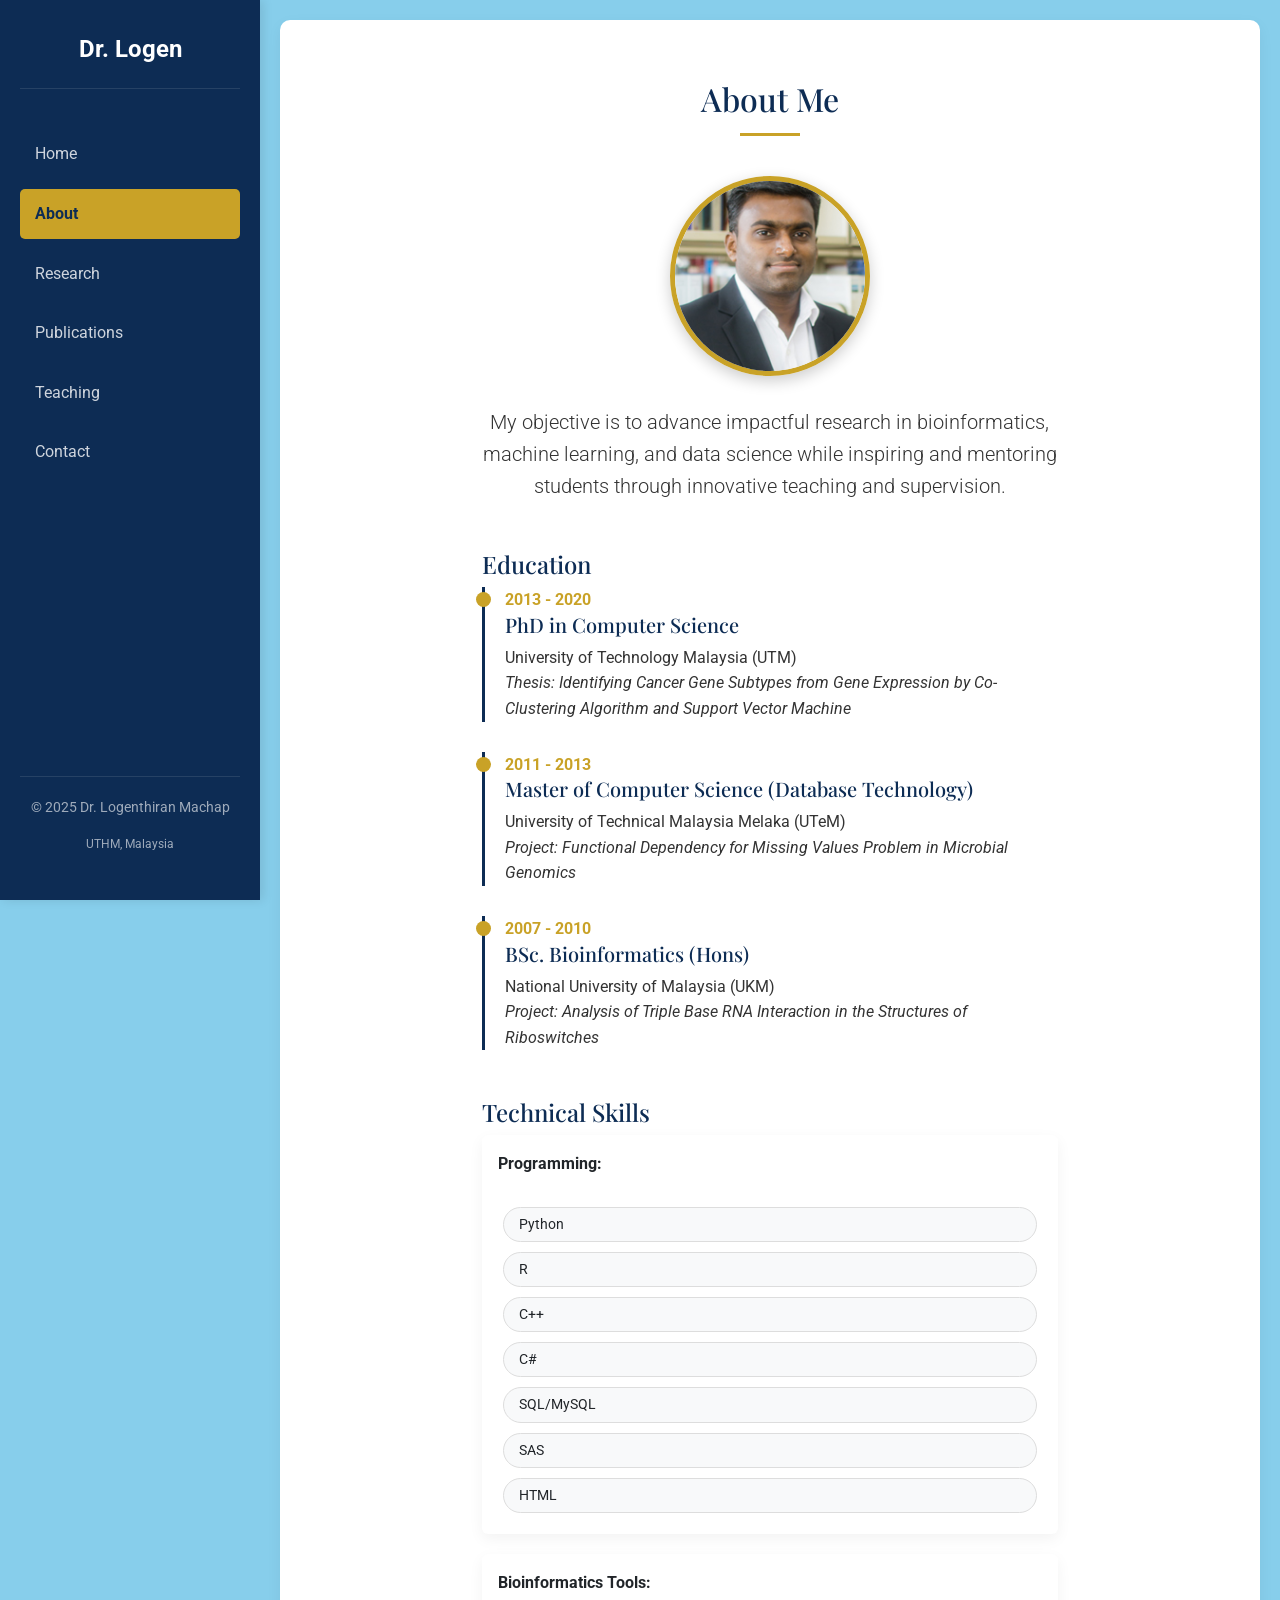
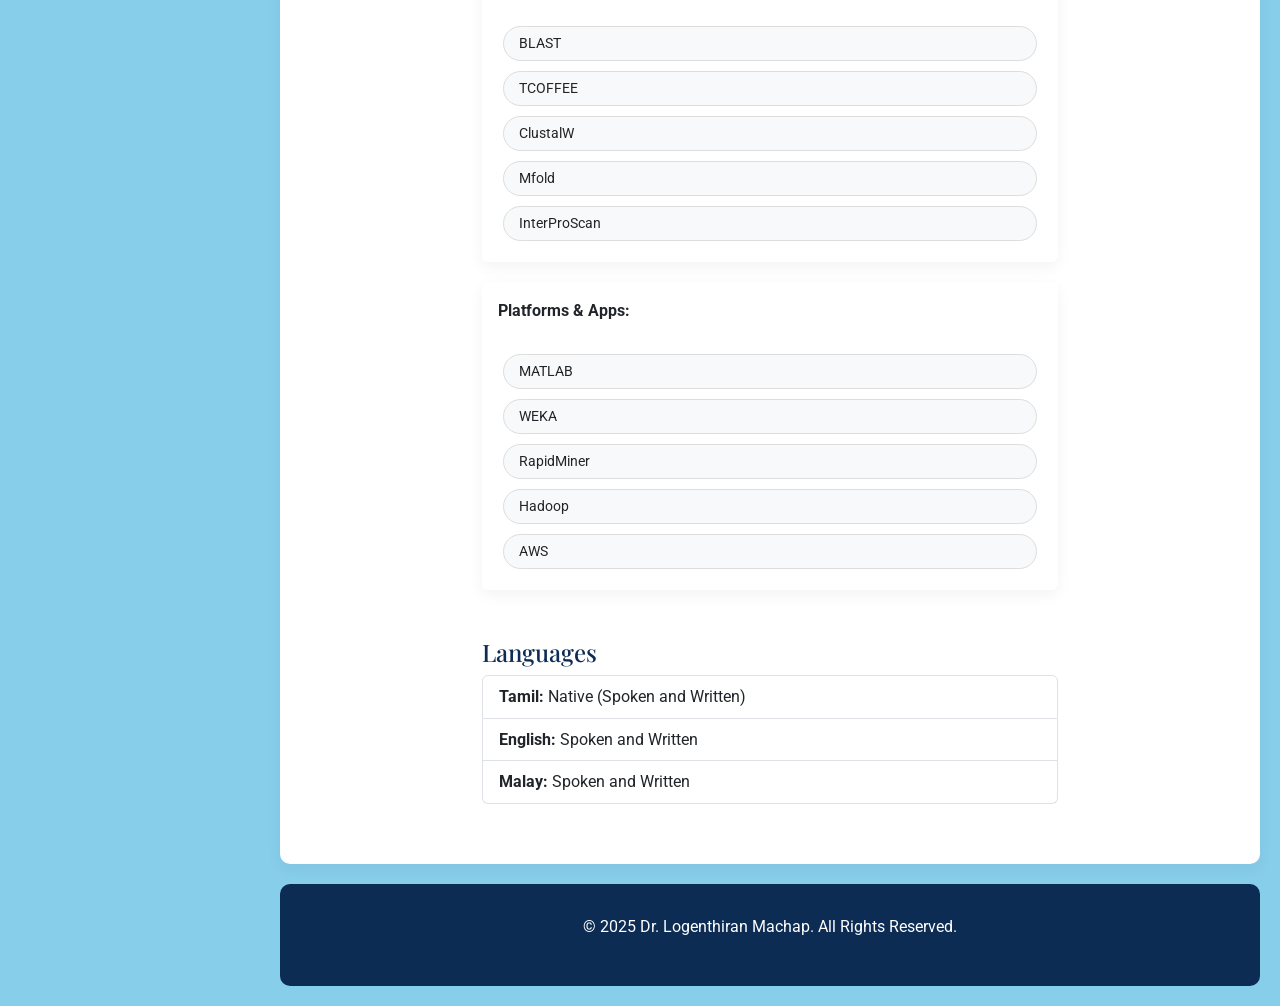
<file: about.html>
<!DOCTYPE html>
<html lang="en">
<head>
    <meta charset="UTF-8">
    <meta name="viewport" content="width=device-width, initial-scale=1.0">
    <title>About | Dr. Logenthiran Machap</title>
    <link href="https://cdn.jsdelivr.net/npm/bootstrap@5.3.0/dist/css/bootstrap.min.css" rel="stylesheet">
    <link href="https://fonts.googleapis.com/css2?family=Roboto:wght@300;400;500;700&family=Playfair+Display:wght@700&display=swap" rel="stylesheet">
    <link rel="stylesheet" href="https://cdnjs.cloudflare.com/ajax/libs/font-awesome/6.4.0/css/all.min.css">
    <link rel="stylesheet" href="style.css">
</head>
<body>

    <button class="sidebar-toggle" onclick="toggleSidebar()"><i class="fas fa-bars"></i></button>
    <div class="overlay" onclick="toggleSidebar()"></div>

    <div class="sidebar" id="sidebar">
        <a href="index.html" class="sidebar-brand">Dr. Logen</a>
        <ul class="sidebar-menu">
            <li><a href="index.html">Home</a></li>
            <li><a href="about.html" class="active">About</a></li>
            <li><a href="research.html">Research</a></li>
            <li><a href="publications.html">Publications</a></li>
            <li><a href="teaching.html">Teaching</a></li>
            <li><a href="contact.html">Contact</a></li>
        </ul>
        <div class="sidebar-footer">
            <p>&copy; 2025 Dr. Logenthiran Machap</p>
            <p class="small">UTHM, Malaysia</p>
        </div>
    </div>

    <div class="main-content">
        <section>
            <div class="container">
                <h2 class="section-title">About Me</h2>
                
                <div class="profile-img-container">
                    <img src="profile.jpg" alt="Dr. Logenthiran Machap" class="profile-img" onerror="this.style.display='none'">
                </div>

                <div class="row">
                    <div class="col-lg-8 mx-auto">
                        <p class="lead text-center">My objective is to advance impactful research in bioinformatics, machine learning, and data science while inspiring and mentoring students through innovative teaching and supervision.</p>
                        
                        <h4 class="mt-5">Education</h4>
                        <div class="timeline-item">
                            <div class="timeline-date">2013 - 2020</div>
                            <h5>PhD in Computer Science</h5>
                            <p>University of Technology Malaysia (UTM)<br>
                            <em>Thesis: Identifying Cancer Gene Subtypes from Gene Expression by Co-Clustering Algorithm and Support Vector Machine</em></p>
                        </div>
                        <div class="timeline-item">
                            <div class="timeline-date">2011 - 2013</div>
                            <h5>Master of Computer Science (Database Technology)</h5>
                            <p>University of Technical Malaysia Melaka (UTeM)<br>
                            <em>Project: Functional Dependency for Missing Values Problem in Microbial Genomics</em></p>
                        </div>
                        <div class="timeline-item">
                            <div class="timeline-date">2007 - 2010</div>
                            <h5>BSc. Bioinformatics (Hons)</h5>
                            <p>National University of Malaysia (UKM)<br>
                            <em>Project: Analysis of Triple Base RNA Interaction in the Structures of Riboswitches</em></p>
                        </div>

                        <h4 class="mt-5">Technical Skills</h4>
                        <div class="card p-3">
                            <strong>Programming:</strong><br>
                            <span class="skill-tag">Python</span><span class="skill-tag">R</span><span class="skill-tag">C++</span><span class="skill-tag">C#</span><span class="skill-tag">SQL/MySQL</span><span class="skill-tag">SAS</span><span class="skill-tag">HTML</span>
                        </div>
                        <div class="card p-3">
                            <strong>Bioinformatics Tools:</strong><br>
                            <span class="skill-tag">BLAST</span><span class="skill-tag">TCOFFEE</span><span class="skill-tag">ClustalW</span><span class="skill-tag">Mfold</span><span class="skill-tag">InterProScan</span>
                        </div>
                        <div class="card p-3">
                            <strong>Platforms & Apps:</strong><br>
                            <span class="skill-tag">MATLAB</span><span class="skill-tag">WEKA</span><span class="skill-tag">RapidMiner</span><span class="skill-tag">Hadoop</span><span class="skill-tag">AWS</span>
                        </div>

                        <h4 class="mt-5">Languages</h4>
                        <ul class="list-group">
                            <li class="list-group-item"><strong>Tamil:</strong> Native (Spoken and Written)</li>
                            <li class="list-group-item"><strong>English:</strong> Spoken and Written</li>
                            <li class="list-group-item"><strong>Malay:</strong> Spoken and Written</li>
                        </ul>
                    </div>
                </div>
            </div>
        </section>

        <footer>
            <div class="container">
                <p>&copy; 2025 Dr. Logenthiran Machap. All Rights Reserved.</p>
            </div>
        </footer>
    </div>

    <script src="https://cdn.jsdelivr.net/npm/bootstrap@5.3.0/dist/js/bootstrap.bundle.min.js"></script>
    <script>
        function toggleSidebar() {
            document.getElementById('sidebar').classList.toggle('active');
            document.querySelector('.overlay').classList.toggle('active');
        }
    </script>
</body>
</html>
</file>
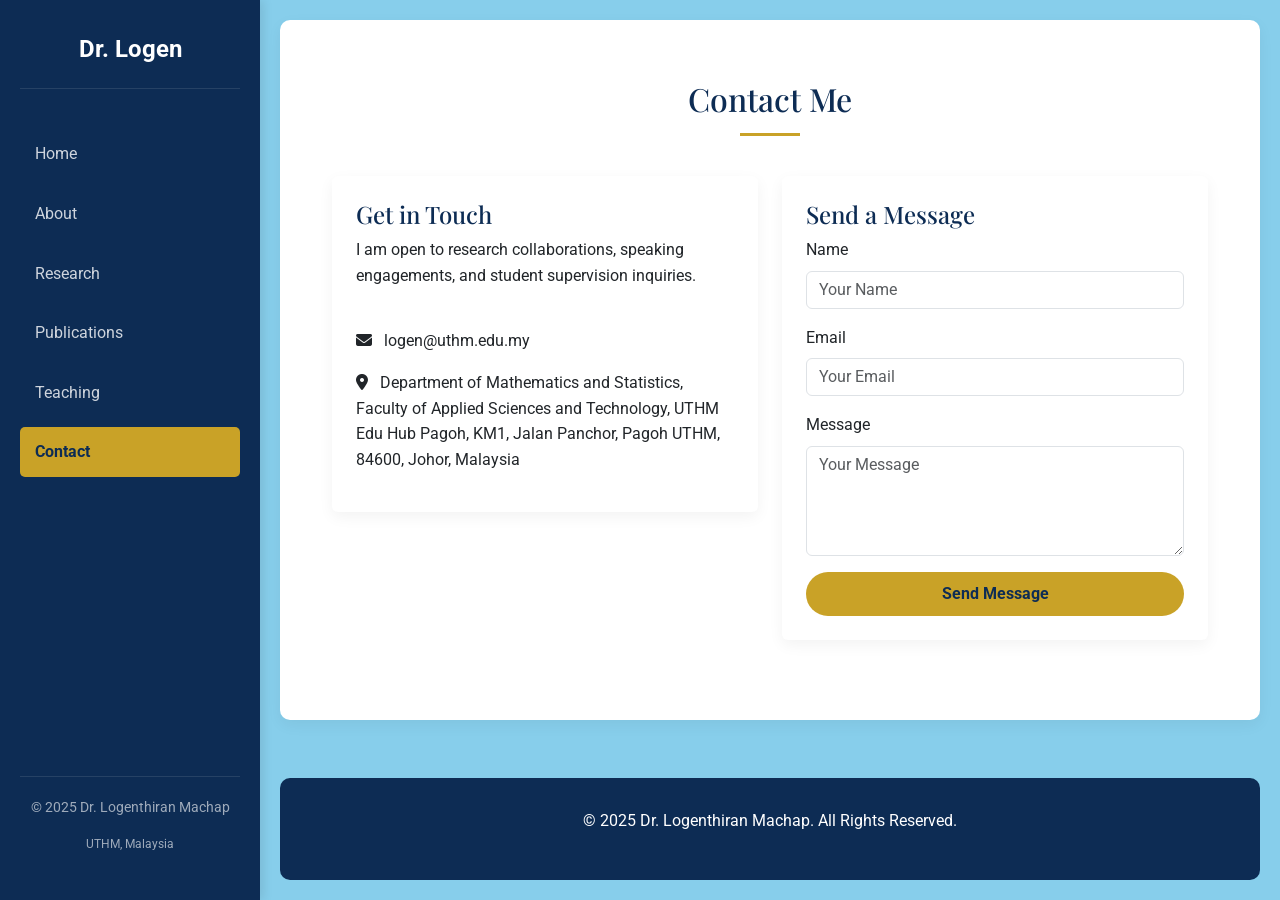
<file: contact.html>
<!DOCTYPE html>
<html lang="en">
<head>
    <meta charset="UTF-8">
    <meta name="viewport" content="width=device-width, initial-scale=1.0">
    <title>Contact | Dr. Logenthiran Machap</title>
    <link href="https://cdn.jsdelivr.net/npm/bootstrap@5.3.0/dist/css/bootstrap.min.css" rel="stylesheet">
    <link href="https://fonts.googleapis.com/css2?family=Roboto:wght@300;400;500;700&family=Playfair+Display:wght@700&display=swap" rel="stylesheet">
    <link rel="stylesheet" href="https://cdnjs.cloudflare.com/ajax/libs/font-awesome/6.4.0/css/all.min.css">
    <link rel="stylesheet" href="style.css">
</head>
<body>

    <button class="sidebar-toggle" onclick="toggleSidebar()"><i class="fas fa-bars"></i></button>
    <div class="overlay" onclick="toggleSidebar()"></div>

    <div class="sidebar" id="sidebar">
        <a href="index.html" class="sidebar-brand">Dr. Logen</a>
        <ul class="sidebar-menu">
            <li><a href="index.html">Home</a></li>
            <li><a href="about.html">About</a></li>
            <li><a href="research.html">Research</a></li>
            <li><a href="publications.html">Publications</a></li>
            <li><a href="teaching.html">Teaching</a></li>
            <li><a href="contact.html" class="active">Contact</a></li>
        </ul>
        <div class="sidebar-footer">
            <p>&copy; 2025 Dr. Logenthiran Machap</p>
            <p class="small">UTHM, Malaysia</p>
        </div>
    </div>

    <div class="main-content">
        <section>
            <div class="container">
                <h2 class="section-title">Contact Me</h2>
                <div class="row">
                    <div class="col-md-6">
                        <div class="card p-4">
                            <h4>Get in Touch</h4>
                            <p>I am open to research collaborations, speaking engagements, and student supervision inquiries.</p>
                            <div class="mt-4">
                                <p><i class="fas fa-envelope me-2"></i> <a href="mailto:logen@uthm.edu.my" class="text-decoration-none text-dark">logen@uthm.edu.my</a></p>
                                <p><i class="fas fa-map-marker-alt me-2"></i> Department of Mathematics and Statistics, Faculty of Applied Sciences and Technology, UTHM Edu Hub Pagoh, KM1, Jalan Panchor, Pagoh UTHM, 84600, Johor, Malaysia</p>
                            </div>
                        </div>
                    </div>
                    <div class="col-md-6">
                        <div class="card p-4">
                            <h4>Send a Message</h4>
                            <!-- Formspree Integrated -->
                            <form action="https://formspree.io/f/xaqdkbyl" method="POST">
                                <div class="mb-3">
                                    <label class="form-label">Name</label>
                                    <input type="text" name="name" class="form-control" placeholder="Your Name" required>
                                </div>
                                <div class="mb-3">
                                    <label class="form-label">Email</label>
                                    <input type="email" name="_replyto" class="form-control" placeholder="Your Email" required>
                                </div>
                                <div class="mb-3">
                                    <label class="form-label">Message</label>
                                    <textarea name="message" class="form-control" rows="4" placeholder="Your Message" required></textarea>
                                </div>
                                <input type="text" name="_gotcha" style="display:none">
                                <button type="submit" class="btn btn-custom w-100">Send Message</button>
                            </form>
                        </div>
                    </div>
                </div>
            </div>
        </section>

        <footer>
            <div class="container">
                <p>&copy; 2025 Dr. Logenthiran Machap. All Rights Reserved.</p>
            </div>
        </footer>
    </div>

    <script src="https://cdn.jsdelivr.net/npm/bootstrap@5.3.0/dist/js/bootstrap.bundle.min.js"></script>
    <script>
        function toggleSidebar() {
            document.getElementById('sidebar').classList.toggle('active');
            document.querySelector('.overlay').classList.toggle('active');
        }
    </script>
</body>
</html>
</file>
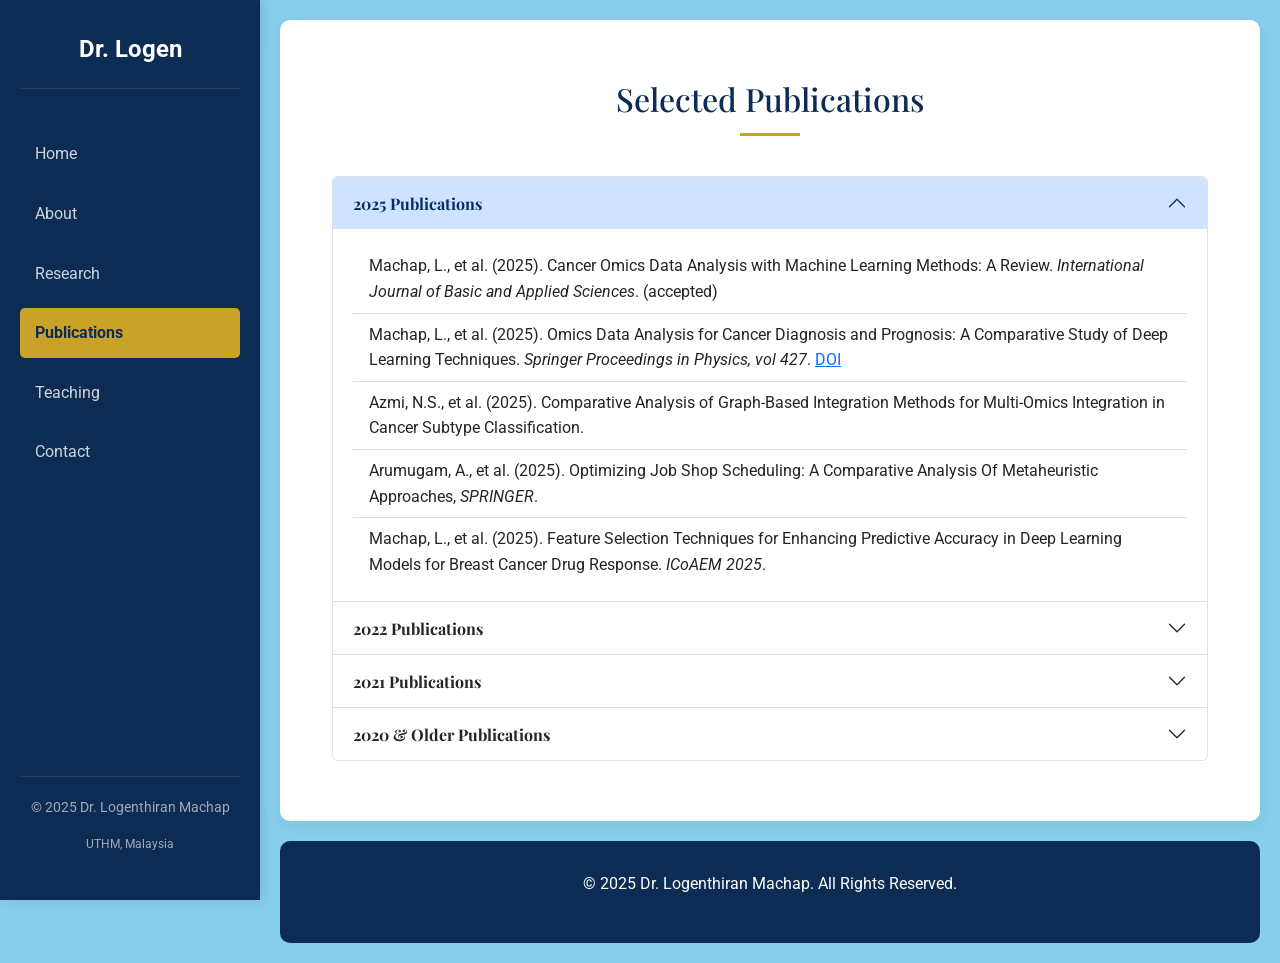
<file: publications.html>
<!DOCTYPE html>
<html lang="en">
<head>
    <meta charset="UTF-8">
    <meta name="viewport" content="width=device-width, initial-scale=1.0">
    <title>Publications | Dr. Logenthiran Machap</title>
    <link href="https://cdn.jsdelivr.net/npm/bootstrap@5.3.0/dist/css/bootstrap.min.css" rel="stylesheet">
    <link href="https://fonts.googleapis.com/css2?family=Roboto:wght@300;400;500;700&family=Playfair+Display:wght@700&display=swap" rel="stylesheet">
    <link rel="stylesheet" href="https://cdnjs.cloudflare.com/ajax/libs/font-awesome/6.4.0/css/all.min.css">
    <link rel="stylesheet" href="style.css">
</head>
<body>

    <button class="sidebar-toggle" onclick="toggleSidebar()"><i class="fas fa-bars"></i></button>
    <div class="overlay" onclick="toggleSidebar()"></div>

    <div class="sidebar" id="sidebar">
        <a href="index.html" class="sidebar-brand">Dr. Logen</a>
        <ul class="sidebar-menu">
            <li><a href="index.html">Home</a></li>
            <li><a href="about.html">About</a></li>
            <li><a href="research.html">Research</a></li>
            <li><a href="publications.html" class="active">Publications</a></li>
            <li><a href="teaching.html">Teaching</a></li>
            <li><a href="contact.html">Contact</a></li>
        </ul>
        <div class="sidebar-footer">
            <p>&copy; 2025 Dr. Logenthiran Machap</p>
            <p class="small">UTHM, Malaysia</p>
        </div>
    </div>

    <div class="main-content">
        <section>
            <div class="container">
                <h2 class="section-title">Selected Publications</h2>
                
                <div class="accordion" id="pubAccordion">
                    <div class="accordion-item">
                        <h2 class="accordion-header" id="heading2025">
                            <button class="accordion-button" type="button" data-bs-toggle="collapse" data-bs-target="#collapse2025">
                                <strong>2025 Publications</strong>
                            </button>
                        </h2>
                        <div id="collapse2025" class="accordion-collapse collapse show" data-bs-parent="#pubAccordion">
                            <div class="accordion-body">
                                <ul class="list-group list-group-flush">
                                    <li class="list-group-item">Machap, L., et al. (2025). Cancer Omics Data Analysis with Machine Learning Methods: A Review. <em>International Journal of Basic and Applied Sciences</em>. (accepted)</li>
                                    <li class="list-group-item">Machap, L., et al. (2025). Omics Data Analysis for Cancer Diagnosis and Prognosis: A Comparative Study of Deep Learning Techniques. <em>Springer Proceedings in Physics, vol 427</em>. <a href="https://doi.org/10.1007/978-981-96-7679-8_21" target="_blank">DOI</a></li>
                                    <li class="list-group-item">Azmi, N.S., et al. (2025). Comparative Analysis of Graph-Based Integration Methods for Multi-Omics Integration in Cancer Subtype Classification.</li>
                                    <li class="list-group-item">Arumugam, A., et al. (2025). Optimizing Job Shop Scheduling: A Comparative Analysis Of Metaheuristic Approaches, <em>SPRINGER</em>.</li>
                                    <li class="list-group-item">Machap, L., et al. (2025). Feature Selection Techniques for Enhancing Predictive Accuracy in Deep Learning Models for Breast Cancer Drug Response. <em>ICoAEM 2025</em>.</li>
                                </ul>
                            </div>
                        </div>
                    </div>
                    <div class="accordion-item">
                        <h2 class="accordion-header" id="heading2022">
                            <button class="accordion-button collapsed" type="button" data-bs-toggle="collapse" data-bs-target="#collapse2022">
                                <strong>2022 Publications</strong>
                            </button>
                        </h2>
                        <div id="collapse2022" class="accordion-collapse collapse" data-bs-parent="#pubAccordion">
                            <div class="accordion-body">
                                <ul class="list-group list-group-flush">
                                    <li class="list-group-item">L. Machap and K. Moorthy, "Survival analysis for the identified cancer gene subtype from the co-clustering algorithm," <em>2022 International Conference on Electrical, Computer and Energy Technologies (ICECET)</em>. <a href="https://doi.org/10.1109/ICECET55527.2022.9872811" target="_blank">DOI</a></li>
                                </ul>
                            </div>
                        </div>
                    </div>
                    <div class="accordion-item">
                        <h2 class="accordion-header" id="heading2021">
                            <button class="accordion-button collapsed" type="button" data-bs-toggle="collapse" data-bs-target="#collapse2021">
                                <strong>2021 Publications</strong>
                            </button>
                        </h2>
                        <div id="collapse2021" class="accordion-collapse collapse" data-bs-parent="#pubAccordion">
                            <div class="accordion-body">
                                <ul class="list-group list-group-flush">
                                    <li class="list-group-item">Jaber, A. N., et al. (2021). The importance of data classification using machine learning methods in microarray data. <em>Telkomnika</em>, 19(2), 491-498.</li>
                                </ul>
                            </div>
                        </div>
                    </div>
                    <div class="accordion-item">
                        <h2 class="accordion-header" id="heading2020">
                            <button class="accordion-button collapsed" type="button" data-bs-toggle="collapse" data-bs-target="#collapse2020">
                                <strong>2020 & Older Publications</strong>
                            </button>
                        </h2>
                        <div id="collapse2020" class="accordion-collapse collapse" data-bs-parent="#pubAccordion">
                            <div class="accordion-body">
                                <ul class="list-group list-group-flush">
                                    <li class="list-group-item">Isaac, Y. Z. E., et al. (2020). Gene Regulatory Network Construction of Ovarian Cancer... <em>ICIMU</em>.</li>
                                    <li class="list-group-item">Goh, S.Y., et al. (2020). IoT-based Vehicle Carbon Monoxide Monitoring... <em>IJATCSE</em>.</li>
                                    <li class="list-group-item">Machap, L., et al. (2019). Classification of cancer gene subtypes... <em>IJITEE</em> (Scopus).</li>
                                    <li class="list-group-item">Machap, L., et al. (2019). Co-clustering algorithm for the identification of cancer subtypes... <em>TELECOM</em> (Scopus Q2).</li>
                                </ul>
                            </div>
                        </div>
                    </div>
                </div>
            </div>
        </section>

        <footer>
            <div class="container">
                <p>&copy; 2025 Dr. Logenthiran Machap. All Rights Reserved.</p>
            </div>
        </footer>
    </div>

    <script src="https://cdn.jsdelivr.net/npm/bootstrap@5.3.0/dist/js/bootstrap.bundle.min.js"></script>
    <script>
        function toggleSidebar() {
            document.getElementById('sidebar').classList.toggle('active');
            document.querySelector('.overlay').classList.toggle('active');
        }
    </script>
</body>
</html>
</file>
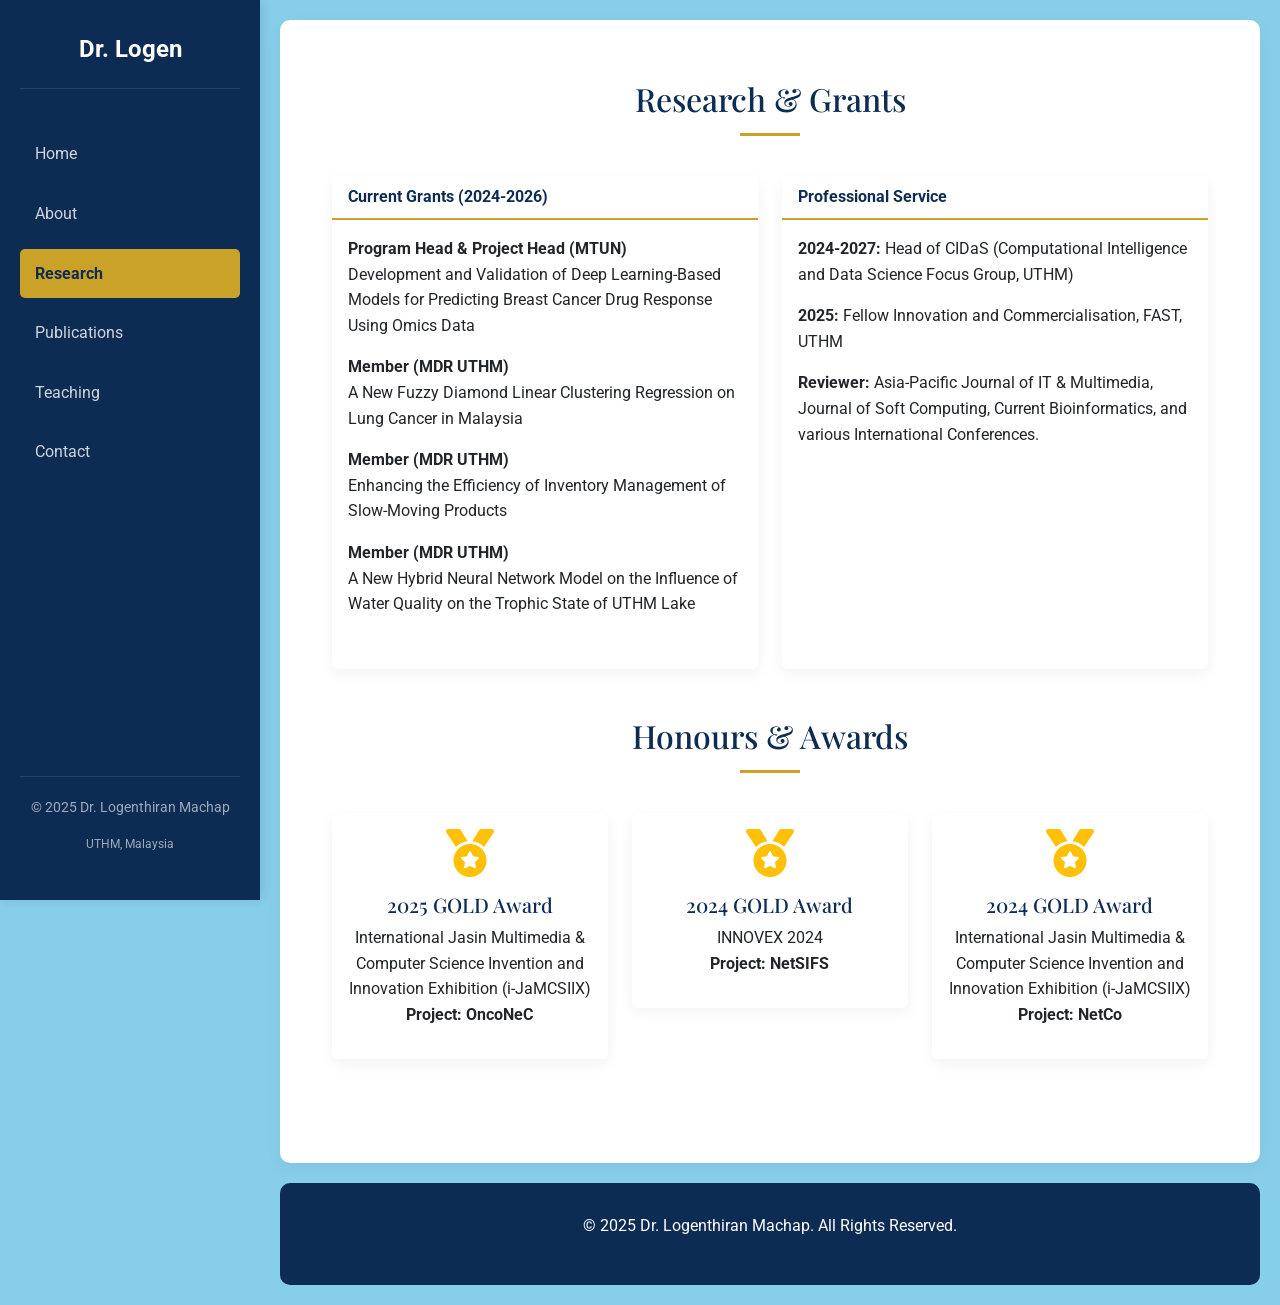
<file: research.html>
<!DOCTYPE html>
<html lang="en">
<head>
    <meta charset="UTF-8">
    <meta name="viewport" content="width=device-width, initial-scale=1.0">
    <title>Research | Dr. Logenthiran Machap</title>
    <link href="https://cdn.jsdelivr.net/npm/bootstrap@5.3.0/dist/css/bootstrap.min.css" rel="stylesheet">
    <link href="https://fonts.googleapis.com/css2?family=Roboto:wght@300;400;500;700&family=Playfair+Display:wght@700&display=swap" rel="stylesheet">
    <link rel="stylesheet" href="https://cdnjs.cloudflare.com/ajax/libs/font-awesome/6.4.0/css/all.min.css">
    <link rel="stylesheet" href="style.css">
</head>
<body>

    <button class="sidebar-toggle" onclick="toggleSidebar()"><i class="fas fa-bars"></i></button>
    <div class="overlay" onclick="toggleSidebar()"></div>

    <div class="sidebar" id="sidebar">
        <a href="index.html" class="sidebar-brand">Dr. Logen</a>
        <ul class="sidebar-menu">
            <li><a href="index.html">Home</a></li>
            <li><a href="about.html">About</a></li>
            <li><a href="research.html" class="active">Research</a></li>
            <li><a href="publications.html">Publications</a></li>
            <li><a href="teaching.html">Teaching</a></li>
            <li><a href="contact.html">Contact</a></li>
        </ul>
        <div class="sidebar-footer">
            <p>&copy; 2025 Dr. Logenthiran Machap</p>
            <p class="small">UTHM, Malaysia</p>
        </div>
    </div>

    <div class="main-content">
        <section>
            <div class="container">
                <h2 class="section-title">Research & Grants</h2>
                
                <div class="row">
                    <div class="col-md-6">
                        <div class="card h-100">
                            <div class="card-header">Current Grants (2024-2026)</div>
                            <div class="card-body">
                                <ul class="list-unstyled">
                                    <li class="mb-3">
                                        <strong>Program Head & Project Head (MTUN)</strong><br>
                                        Development and Validation of Deep Learning-Based Models for Predicting Breast Cancer Drug Response Using Omics Data
                                    </li>
                                    <li class="mb-3">
                                        <strong>Member (MDR UTHM)</strong><br>
                                        A New Fuzzy Diamond Linear Clustering Regression on Lung Cancer in Malaysia
                                    </li>
                                    <li class="mb-3">
                                        <strong>Member (MDR UTHM)</strong><br>
                                        Enhancing the Efficiency of Inventory Management of Slow-Moving Products
                                    </li>
                                    <li class="mb-3">
                                        <strong>Member (MDR UTHM)</strong><br>
                                        A New Hybrid Neural Network Model on the Influence of Water Quality on the Trophic State of UTHM Lake
                                    </li>
                                </ul>
                            </div>
                        </div>
                    </div>
                    <div class="col-md-6">
                        <div class="card h-100">
                            <div class="card-header">Professional Service</div>
                            <div class="card-body">
                                <p><strong>2024-2027:</strong> Head of CIDaS (Computational Intelligence and Data Science Focus Group, UTHM)</p>
                                <p><strong>2025:</strong> Fellow Innovation and Commercialisation, FAST, UTHM</p>
                                <p><strong>Reviewer:</strong> Asia-Pacific Journal of IT & Multimedia, Journal of Soft Computing, Current Bioinformatics, and various International Conferences.</p>
                            </div>
                        </div>
                    </div>
                </div>

                <h2 class="section-title mt-5">Honours & Awards</h2>
                <div class="row text-center">
                    <div class="col-md-4 mb-4">
                        <div class="card p-3">
                            <i class="fas fa-medal fa-3x text-warning mb-3"></i>
                            <h5>2025 GOLD Award</h5>
                            <p>International Jasin Multimedia & Computer Science Invention and Innovation Exhibition (i-JaMCSIIX)<br><strong>Project: OncoNeC</strong></p>
                        </div>
                    </div>
                    <div class="col-md-4 mb-4">
                        <div class="card p-3">
                            <i class="fas fa-medal fa-3x text-warning mb-3"></i>
                            <h5>2024 GOLD Award</h5>
                            <p>INNOVEX 2024<br><strong>Project: NetSIFS</strong></p>
                        </div>
                    </div>
                    <div class="col-md-4 mb-4">
                        <div class="card p-3">
                            <i class="fas fa-medal fa-3x text-warning mb-3"></i>
                            <h5>2024 GOLD Award</h5>
                            <p>International Jasin Multimedia & Computer Science Invention and Innovation Exhibition (i-JaMCSIIX)<br><strong>Project: NetCo</strong></p>
                        </div>
                    </div>
                </div>
            </div>
        </section>

        <footer>
            <div class="container">
                <p>&copy; 2025 Dr. Logenthiran Machap. All Rights Reserved.</p>
            </div>
        </footer>
    </div>

    <script src="https://cdn.jsdelivr.net/npm/bootstrap@5.3.0/dist/js/bootstrap.bundle.min.js"></script>
    <script>
        function toggleSidebar() {
            document.getElementById('sidebar').classList.toggle('active');
            document.querySelector('.overlay').classList.toggle('active');
        }
    </script>
</body>
</html>
</file>
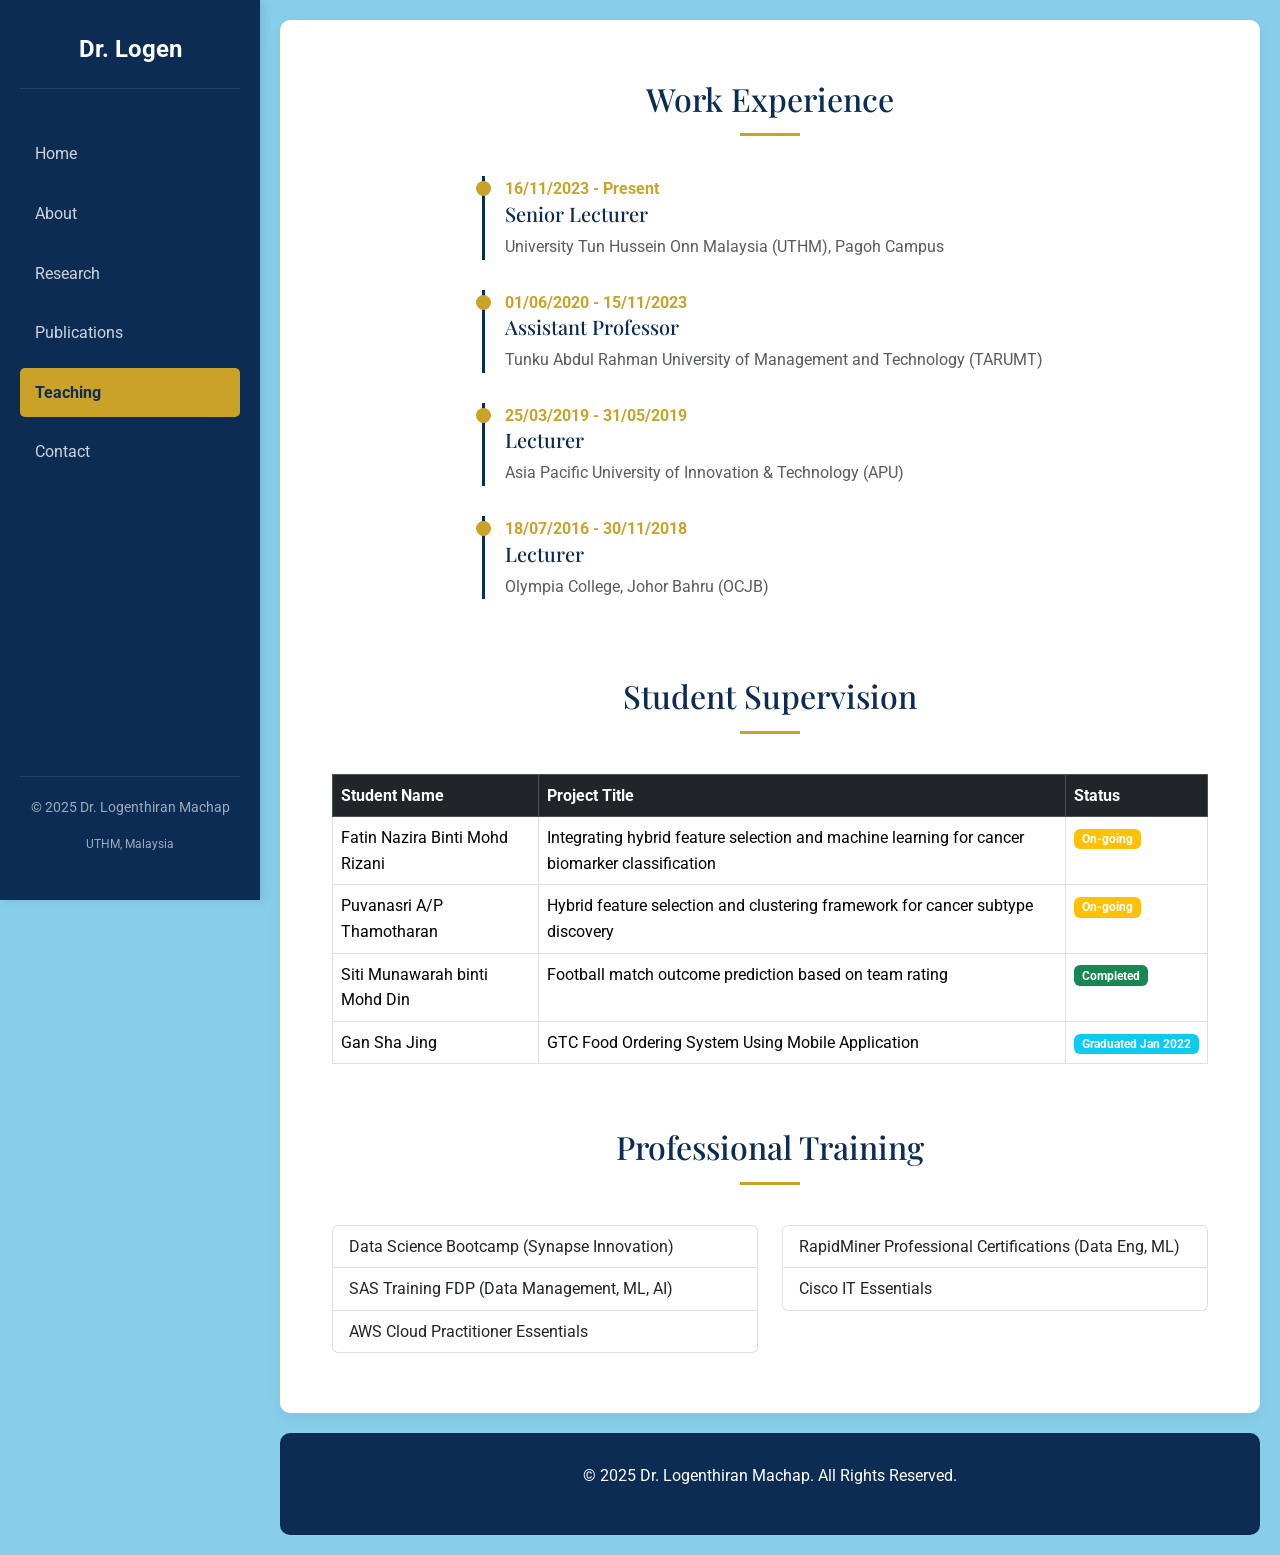
<file: teaching.html>
<!DOCTYPE html>
<html lang="en">
<head>
    <meta charset="UTF-8">
    <meta name="viewport" content="width=device-width, initial-scale=1.0">
    <title>Teaching | Dr. Logenthiran Machap</title>
    <link href="https://cdn.jsdelivr.net/npm/bootstrap@5.3.0/dist/css/bootstrap.min.css" rel="stylesheet">
    <link href="https://fonts.googleapis.com/css2?family=Roboto:wght@300;400;500;700&family=Playfair+Display:wght@700&display=swap" rel="stylesheet">
    <link rel="stylesheet" href="https://cdnjs.cloudflare.com/ajax/libs/font-awesome/6.4.0/css/all.min.css">
    <link rel="stylesheet" href="style.css">
</head>
<body>

    <button class="sidebar-toggle" onclick="toggleSidebar()"><i class="fas fa-bars"></i></button>
    <div class="overlay" onclick="toggleSidebar()"></div>

    <div class="sidebar" id="sidebar">
        <a href="index.html" class="sidebar-brand">Dr. Logen</a>
        <ul class="sidebar-menu">
            <li><a href="index.html">Home</a></li>
            <li><a href="about.html">About</a></li>
            <li><a href="research.html">Research</a></li>
            <li><a href="publications.html">Publications</a></li>
            <li><a href="teaching.html" class="active">Teaching</a></li>
            <li><a href="contact.html">Contact</a></li>
        </ul>
        <div class="sidebar-footer">
            <p>&copy; 2025 Dr. Logenthiran Machap</p>
            <p class="small">UTHM, Malaysia</p>
        </div>
    </div>

    <div class="main-content">
        <section>
            <div class="container">
                <h2 class="section-title">Work Experience</h2>
                <div class="row">
                    <div class="col-lg-8 mx-auto">
                        <div class="timeline-item">
                            <div class="timeline-date">16/11/2023 - Present</div>
                            <h5>Senior Lecturer</h5>
                            <p class="text-muted">University Tun Hussein Onn Malaysia (UTHM), Pagoh Campus</p>
                        </div>
                        <div class="timeline-item">
                            <div class="timeline-date">01/06/2020 - 15/11/2023</div>
                            <h5>Assistant Professor</h5>
                            <p class="text-muted">Tunku Abdul Rahman University of Management and Technology (TARUMT)</p>
                        </div>
                        <div class="timeline-item">
                            <div class="timeline-date">25/03/2019 - 31/05/2019</div>
                            <h5>Lecturer</h5>
                            <p class="text-muted">Asia Pacific University of Innovation & Technology (APU)</p>
                        </div>
                        <div class="timeline-item">
                            <div class="timeline-date">18/07/2016 - 30/11/2018</div>
                            <h5>Lecturer</h5>
                            <p class="text-muted">Olympia College, Johor Bahru (OCJB)</p>
                        </div>
                    </div>
                </div>

                <h2 class="section-title mt-5">Student Supervision</h2>
                <div class="table-responsive">
                    <table class="table table-hover table-bordered">
                        <thead class="table-dark">
                            <tr><th>Student Name</th><th>Project Title</th><th>Status</th></tr>
                        </thead>
                        <tbody>
                            <tr><td>Fatin Nazira Binti Mohd Rizani</td><td>Integrating hybrid feature selection and machine learning for cancer biomarker classification</td><td><span class="badge bg-warning">On-going</span></td></tr>
                            <tr><td>Puvanasri A/P Thamotharan</td><td>Hybrid feature selection and clustering framework for cancer subtype discovery</td><td><span class="badge bg-warning">On-going</span></td></tr>
                            <tr><td>Siti Munawarah binti Mohd Din</td><td>Football match outcome prediction based on team rating</td><td><span class="badge bg-success">Completed</span></td></tr>
                            <tr><td>Gan Sha Jing</td><td>GTC Food Ordering System Using Mobile Application</td><td><span class="badge bg-info">Graduated Jan 2022</span></td></tr>
                        </tbody>
                    </table>
                </div>

                <h2 class="section-title mt-5">Professional Training</h2>
                <div class="row">
                    <div class="col-md-6">
                        <ul class="list-group">
                            <li class="list-group-item">Data Science Bootcamp (Synapse Innovation)</li>
                            <li class="list-group-item">SAS Training FDP (Data Management, ML, AI)</li>
                            <li class="list-group-item">AWS Cloud Practitioner Essentials</li>
                        </ul>
                    </div>
                    <div class="col-md-6">
                        <ul class="list-group">
                            <li class="list-group-item">RapidMiner Professional Certifications (Data Eng, ML)</li>
                            <li class="list-group-item">Cisco IT Essentials</li>
                        </ul>
                    </div>
                </div>
            </div>
        </section>

        <footer>
            <div class="container">
                <p>&copy; 2025 Dr. Logenthiran Machap. All Rights Reserved.</p>
            </div>
        </footer>
    </div>

    <script src="https://cdn.jsdelivr.net/npm/bootstrap@5.3.0/dist/js/bootstrap.bundle.min.js"></script>
    <script>
        function toggleSidebar() {
            document.getElementById('sidebar').classList.toggle('active');
            document.querySelector('.overlay').classList.toggle('active');
        }
    </script>
</body>
</html>
</file>
<file: style.css>
:root {
    --primary-color: #0d2c54;
    --secondary-color: #c9a227;
    --light-bg: #f8f9fa;
    --text-color: #333;
    --sidebar-width: 260px;
    --page-bg: #87CEEB;
}

body {
    font-family: 'Roboto', sans-serif;
    color: var(--text-color);
    line-height: 1.6;
    margin: 0;
    overflow-x: hidden;
    background-color: var(--page-bg);
}

h1, h2, h3, h4, h5 {
    font-family: 'Playfair Display', serif;
    color: var(--primary-color);
}

/* --- Sidebar Styles --- */
.sidebar {
    position: fixed;
    top: 0;
    left: 0;
    height: 100vh;
    width: var(--sidebar-width);
    background-color: var(--primary-color);
    color: white;
    padding: 30px 20px;
    z-index: 1000;
    transition: all 0.3s ease;
    overflow-y: auto;
    display: flex;
    flex-direction: column;
    box-shadow: 3px 0 10px rgba(0,0,0,0.1);
}

.sidebar-brand {
    font-size: 1.5rem;
    font-weight: 700;
    color: white;
    text-decoration: none;
    margin-bottom: 40px;
    display: block;
    text-align: center;
    border-bottom: 1px solid rgba(255,255,255,0.1);
    padding-bottom: 20px;
}

.sidebar-menu {
    list-style: none;
    padding: 0;
    margin: 0;
    flex-grow: 1;
}

.sidebar-menu li { margin-bottom: 10px; }

.sidebar-menu a {
    color: rgba(255,255,255,0.8);
    text-decoration: none;
    display: block;
    padding: 12px 15px;
    border-radius: 5px;
    transition: 0.3s;
    font-size: 1rem;
}

.sidebar-menu a:hover, .sidebar-menu a.active {
    color: var(--primary-color);
    background-color: var(--secondary-color);
    font-weight: bold;
}

.sidebar-footer {
    margin-top: auto;
    padding-top: 20px;
    border-top: 1px solid rgba(255,255,255,0.1);
    font-size: 0.85rem;
    color: rgba(255,255,255,0.6);
    text-align: center;
}

/* --- Main Content --- */
.main-content {
    margin-left: var(--sidebar-width);
    padding: 0;
    transition: all 0.3s ease;
    min-height: 100vh;
    display: flex;
    flex-direction: column;
}

/* --- Mobile Toggle Button --- */
.sidebar-toggle {
    display: none;
    position: fixed;
    top: 15px;
    left: 15px;
    z-index: 1001;
    background: var(--primary-color);
    color: white;
    border: none;
    padding: 10px 15px;
    border-radius: 5px;
    cursor: pointer;
    box-shadow: 0 2px 5px rgba(0,0,0,0.2);
}

/* --- Overlay for Mobile --- */
.overlay {
    display: none;
    position: fixed;
    top: 0;
    left: 0;
    right: 0;
    bottom: 0;
    background: rgba(0,0,0,0.5);
    z-index: 999;
}

/* =========================================
   MOBILE RESPONSIVE FIX (Max-width 991px)
   ========================================= */
@media (max-width: 991px) {
    /* Hide sidebar off-screen by default */
    .sidebar {
        left: -260px; 
    }
    
    /* Slide in sidebar when active class is added */
    .sidebar.active {
        left: 0;
    }

    /* Remove margin from main content so it takes full width */
    .main-content {
        margin-left: 0;
        width: 100%;
    }

    /* Show the hamburger toggle button */
    .sidebar-toggle {
        display: block;
    }
    
    /* Show overlay when sidebar is open */
    .overlay.active {
        display: block;
    }
    
    /* Adjust sections for mobile */
    section {
        padding: 40px 20px;
        margin: 10px;
    }
    
    /* Adjust hero section */
    .hero {
        padding: 60px 20px;
        margin: 10px;
    }
    
    /* Adjust footer */
    footer {
        margin: 10px;
        padding: 20px;
    }
}

/* --- General Components --- */
section {
    padding: 60px 40px;
    background-color: white;
    margin: 20px;
    border-radius: 10px;
    box-shadow: 0 5px 15px rgba(0,0,0,0.05);
}

.section-title {
    text-align: center;
    margin-bottom: 40px;
    position: relative;
}
.section-title::after {
    content: '';
    display: block;
    width: 60px;
    height: 3px;
    background: var(--secondary-color);
    margin: 15px auto;
}

.btn-custom {
    background-color: var(--secondary-color);
    color: var(--primary-color);
    font-weight: bold;
    padding: 10px 30px;
    border-radius: 30px;
    text-decoration: none;
    transition: 0.3s;
    border: none;
}
.btn-custom:hover { background-color: #e0b62f; color: #000; }

.card {
    border: none;
    box-shadow: 0 5px 15px rgba(0,0,0,0.05);
    margin-bottom: 20px;
    transition: 0.3s;
    background-color: #fff;
}
.card:hover { transform: translateY(-5px); }
.card-header {
    background-color: white;
    border-bottom: 2px solid var(--secondary-color);
    font-weight: bold;
    color: var(--primary-color);
}

.timeline-item {
    border-left: 3px solid var(--primary-color);
    padding-left: 20px;
    margin-bottom: 30px;
    position: relative;
}
.timeline-item::before {
    content: '';
    width: 15px;
    height: 15px;
    background: var(--secondary-color);
    position: absolute;
    left: -9px;
    top: 5px;
    border-radius: 50%;
}
.timeline-date { font-weight: bold; color: var(--secondary-color); }

.skill-tag {
    background-color: var(--light-bg);
    border: 1px solid #ddd;
    padding: 5px 15px;
    border-radius: 20px;
    display: inline-block;
    margin: 5px;
    font-size: 0.9rem;
}

.profile-img-container { text-align: center; margin-bottom: 30px; }
.profile-img {
    width: 200px;
    height: 200px;
    object-fit: cover;
    border-radius: 50%;
    border: 5px solid var(--secondary-color);
    box-shadow: 0 5px 15px rgba(0,0,0,0.2);
}

footer {
    background-color: var(--primary-color);
    color: white;
    padding: 30px 40px;
    margin: 20px;
    margin-top: auto;
    border-radius: 10px;
    text-align: center;
}

.hero {
    background: linear-gradient(rgba(13, 44, 84, 0.9), rgba(13, 44, 84, 0.8)), url('hero-bg.jpg');
    background-size: cover;
    background-position: center;
    color: white;
    padding: 100px 40px;
    text-align: center;
    margin: 20px;
    border-radius: 10px;
}
.hero h1 { color: white; }
</file>
